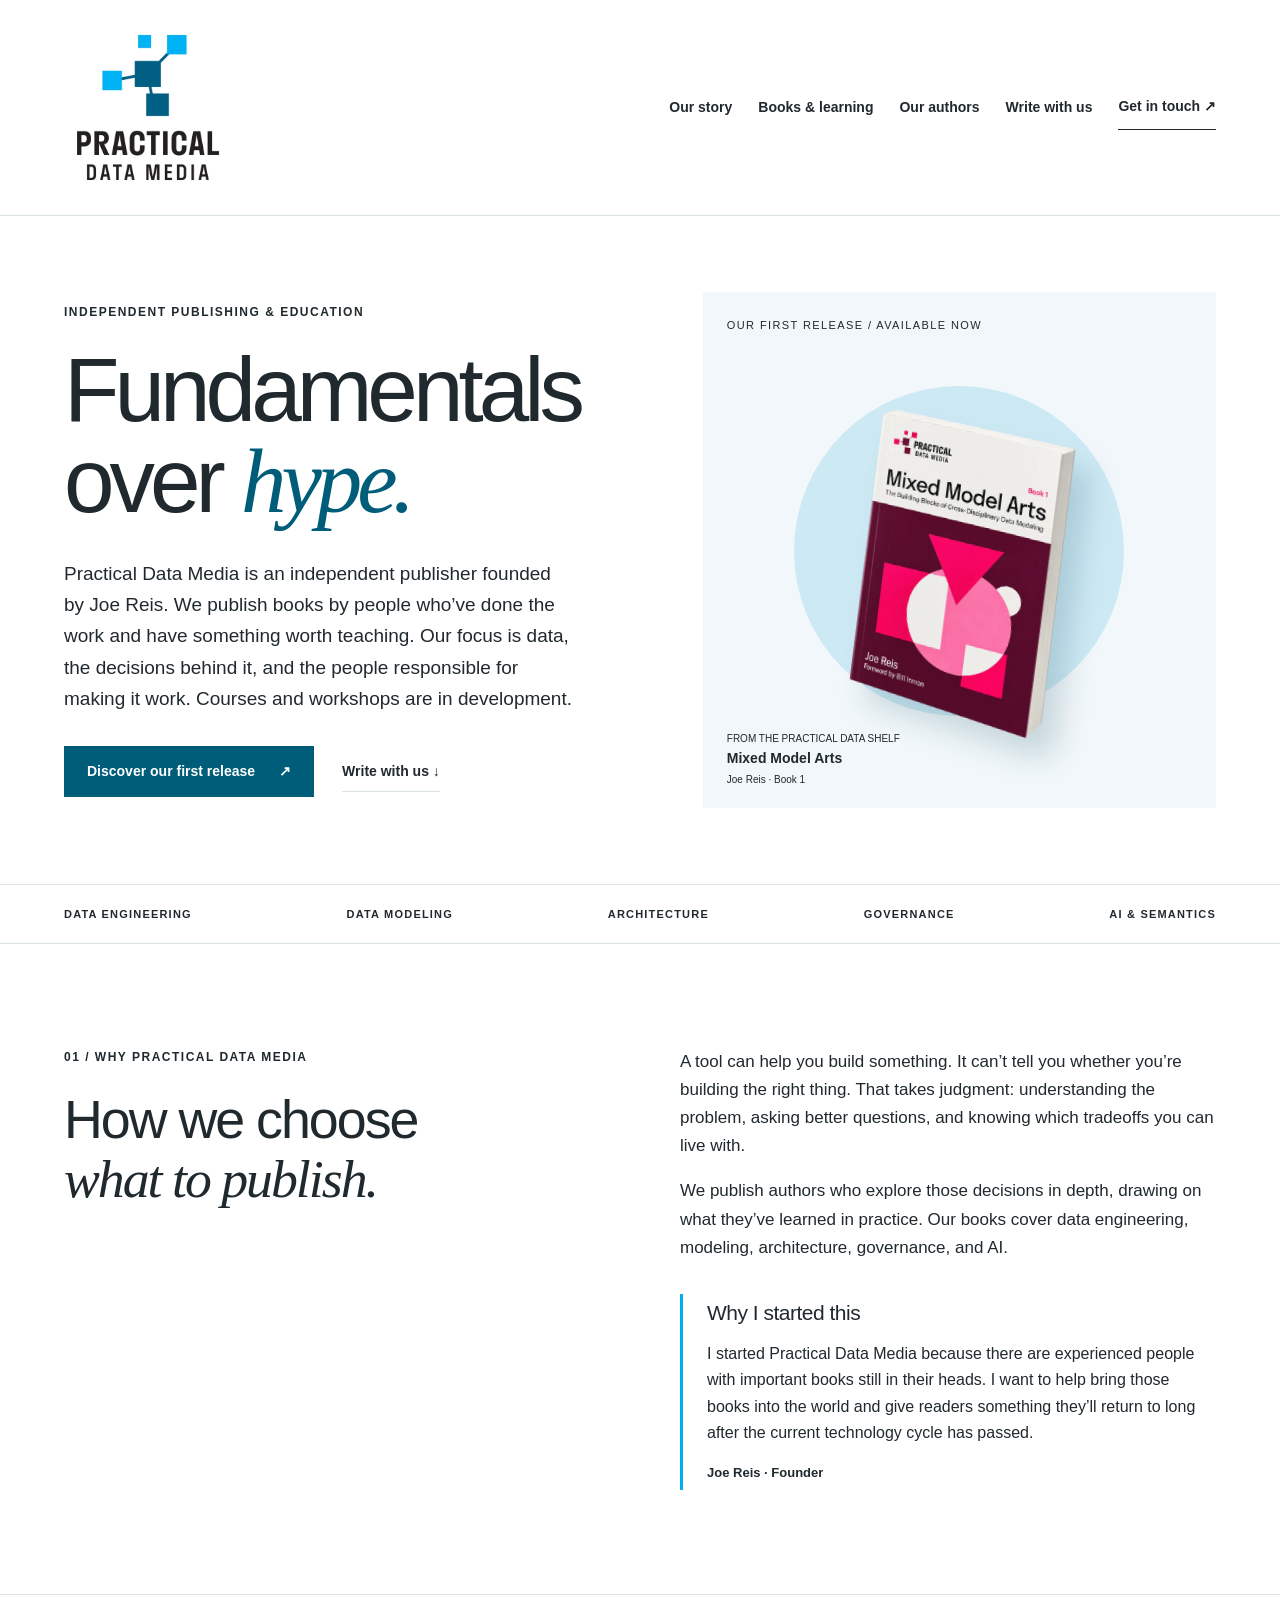
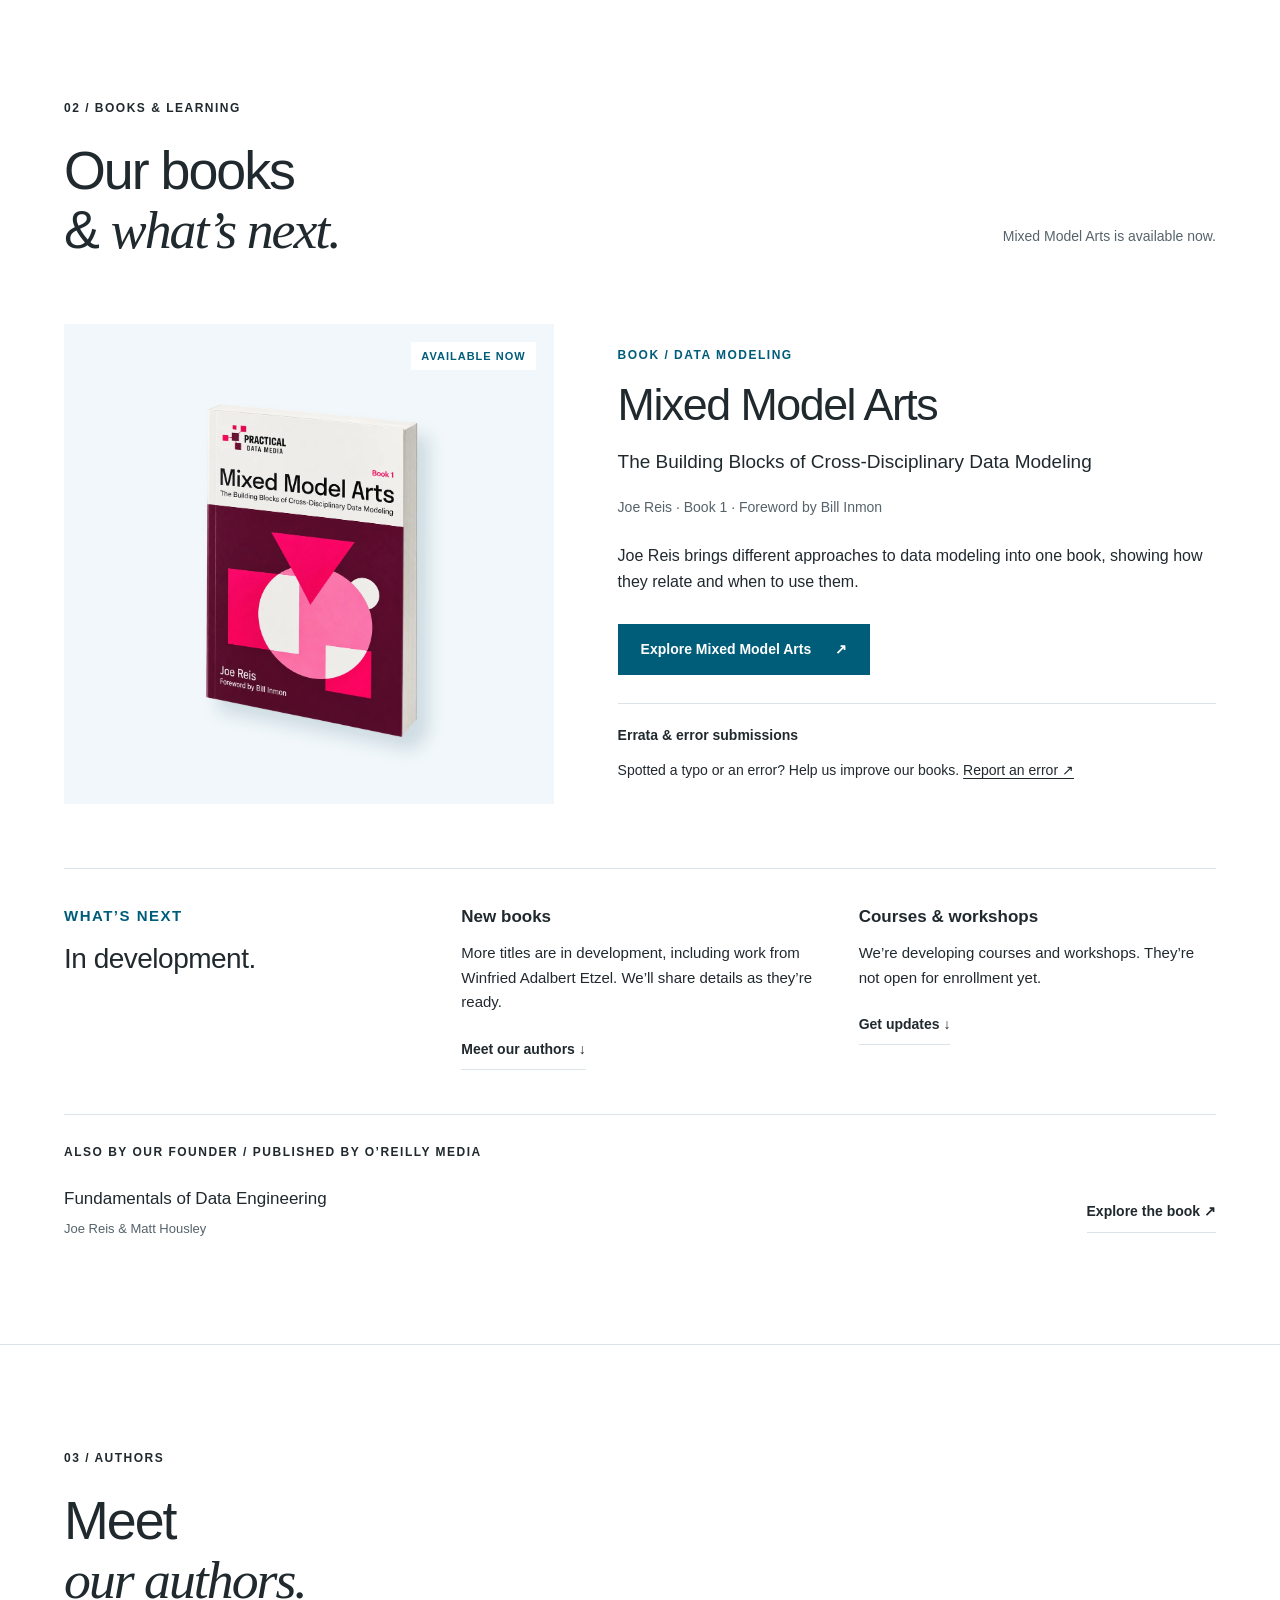
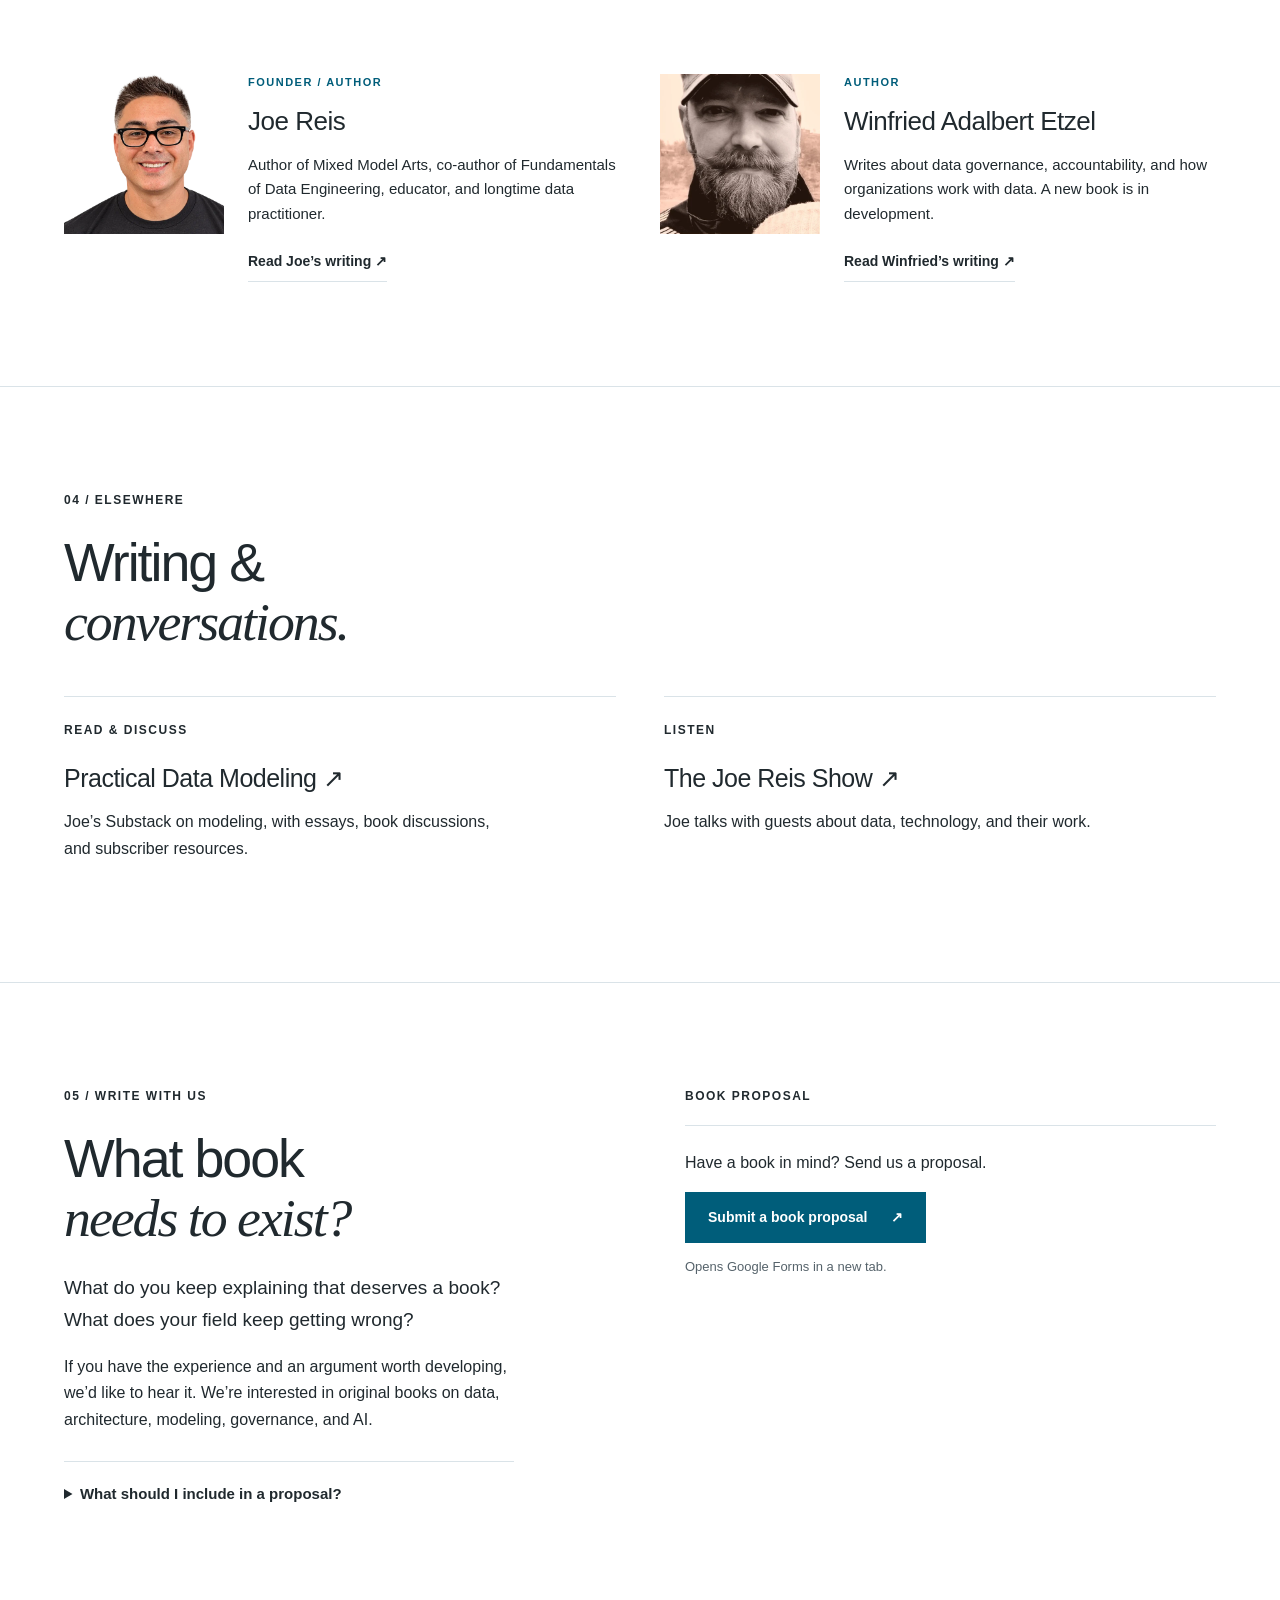
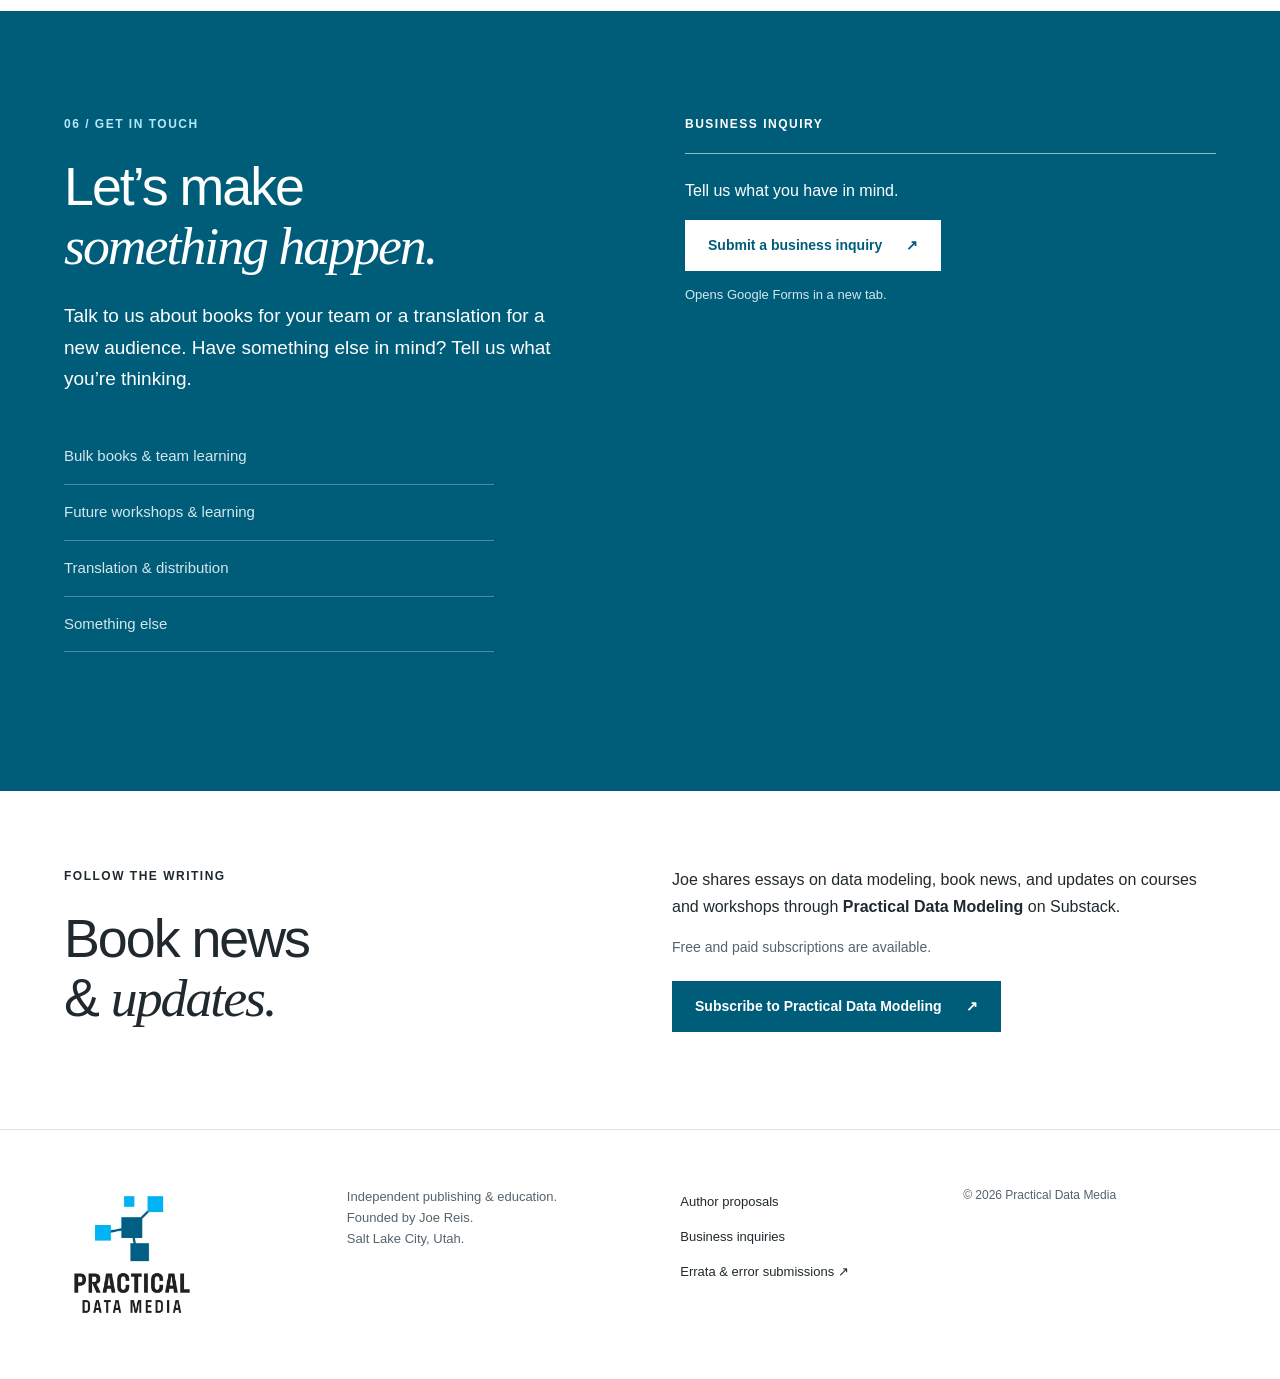
<file: index.html>
<!doctype html>
<html lang="en">
<head>
  <meta charset="utf-8">
  <meta name="viewport" content="width=device-width, initial-scale=1">
  <!-- Google tag (gtag.js) -->
  <script async src="https://www.googletagmanager.com/gtag/js?id=G-VYSFZFHSRZ"></script>
  <script>
    window.dataLayer = window.dataLayer || [];
    function gtag(){dataLayer.push(arguments);}
    gtag('js', new Date());

    gtag('config', 'G-VYSFZFHSRZ');
  </script>
  <title>Practical Data Media — Independent publishing & education</title>
  <meta name="description" content="Independent publishing and education founded by Joe Reis. Practical books on data modeling, engineering, architecture, governance, and AI. Fundamentals over hype.">
  <meta name="theme-color" content="#005d7a">
  <link rel="canonical" href="https://practicaldata.media/">
  <meta property="og:type" content="website">
  <meta property="og:site_name" content="Practical Data Media">
  <meta property="og:title" content="Practical Data Media — Independent publishing & education">
  <meta property="og:description" content="Independent publishing and education founded by Joe Reis. Practical books on data modeling, engineering, architecture, governance, and AI. Fundamentals over hype.">
  <meta property="og:locale" content="en_US">
  <meta property="og:url" content="https://practicaldata.media/">
  <meta property="og:image" content="https://practicaldata.media/assets/social-card.jpg">
  <meta property="og:image:width" content="1200">
  <meta property="og:image:height" content="630">
  <meta property="og:image:alt" content="Practical Data Media. Fundamentals over hype. Independent publishing and education, founded by Joe Reis.">
  <meta name="twitter:card" content="summary_large_image">
  <meta name="twitter:title" content="Practical Data Media — Independent publishing & education">
  <meta name="twitter:description" content="Independent publishing and education founded by Joe Reis. Practical books on data modeling, engineering, architecture, governance, and AI. Fundamentals over hype.">
  <meta name="twitter:image" content="https://practicaldata.media/assets/social-card.jpg">
  <meta name="twitter:image:alt" content="Practical Data Media. Fundamentals over hype. Independent publishing and education, founded by Joe Reis.">
  <link rel="icon" href="assets/favicon.ico" type="image/x-icon" sizes="16x16 32x32 48x48">
  <link rel="icon" href="assets/favicon.png" type="image/png" sizes="48x48">
  <link rel="apple-touch-icon" href="assets/apple-touch-icon.png" sizes="180x180">
  <link rel="stylesheet" href="styles.css">
  <script type="application/ld+json">
  {
    "@context": "https://schema.org",
    "@graph": [
      {
        "@type": "Organization",
        "@id": "https://practicaldata.media/#organization",
        "name": "Practical Data Media",
        "url": "https://practicaldata.media/",
        "description": "Independent publishing and education founded by Joe Reis. Practical books on data modeling, engineering, architecture, governance, and AI.",
        "logo": {
          "@type": "ImageObject",
          "url": "https://practicaldata.media/assets/pdm-logo.webp",
          "width": 472,
          "height": 478
        },
        "founder": {
          "@type": "Person",
          "name": "Joe Reis",
          "sameAs": "https://joereis.substack.com/"
        }
      },
      {
        "@type": "WebSite",
        "@id": "https://practicaldata.media/#website",
        "url": "https://practicaldata.media/",
        "name": "Practical Data Media",
        "inLanguage": "en-US",
        "publisher": { "@id": "https://practicaldata.media/#organization" }
      },
      {
        "@type": "WebPage",
        "@id": "https://practicaldata.media/#webpage",
        "url": "https://practicaldata.media/",
        "name": "Practical Data Media — Independent publishing & education",
        "description": "Independent publishing and education founded by Joe Reis. Practical books on data modeling, engineering, architecture, governance, and AI. Fundamentals over hype.",
        "inLanguage": "en-US",
        "isPartOf": { "@id": "https://practicaldata.media/#website" },
        "mainEntity": { "@id": "https://practicaldata.media/#organization" }
      }
    ]
  }
  </script>
  <script src="script.js" defer></script>
</head>
<body>
<a class="skip" href="#main">Skip to content</a>
<header class="wrap">
  <a class="brand" href="#main" aria-label="Practical Data Media home"><img class="brand-logo" src="assets/pdm-logo.webp" alt="Practical Data Media" width="472" height="478"></a>
  <button class="menu-toggle" aria-expanded="false" aria-controls="nav" hidden>Menu +</button>
  <nav id="nav" aria-label="Main">
    <a href="#thesis">Our story</a><a href="#catalog">Books & learning</a><a href="#authors">Our authors</a><a href="#proposals">Write with us</a><a class="nav-contact" href="#business">Get in touch ↗</a>
  </nav>
</header>
<main id="main" tabindex="-1">
  <section class="hero wrap" aria-labelledby="hero-title">
    <div class="hero-copy">
      <p class="eyebrow">INDEPENDENT PUBLISHING & EDUCATION</p>
      <h1 id="hero-title">Fundamentals<br>over <em>hype.</em></h1>
      <p class="lead">Practical Data Media is an independent publisher founded by Joe Reis. We publish books by people who’ve done the work and have something worth teaching. Our focus is data, the decisions behind it, and the people responsible for making it work. Courses and workshops are in development.</p>
      <div class="actions"><a class="button" href="https://mixedmodelarts.com/" target="_blank" rel="noopener noreferrer">Discover our first release <span aria-hidden="true">↗</span></a><a class="text-link" href="#proposals">Write with us ↓</a></div>
    </div>
    <a class="hero-art" href="https://mixedmodelarts.com/" target="_blank" rel="noopener noreferrer" aria-label="Discover Mixed Model Arts by Joe Reis (opens in a new tab)">
      <span class="art-index">OUR FIRST RELEASE / AVAILABLE NOW</span>
      <div class="book-stage"><span class="circle" aria-hidden="true"></span><img src="assets/mixed-model-arts.webp" width="814" height="1085" alt="Mixed Model Arts, Book 1, by Joe Reis. Foreword by Bill Inmon." fetchpriority="high"><span class="edition">FROM THE PRACTICAL DATA SHELF<br><b>Mixed Model Arts</b><br>Joe Reis · Book 1</span></div>
    </a>
  </section>
  <div class="ticker"><div class="wrap"><span>DATA ENGINEERING</span><span>DATA MODELING</span><span>ARCHITECTURE</span><span>GOVERNANCE</span><span>AI & SEMANTICS</span></div></div>

  <section id="thesis" class="thesis wrap section" aria-labelledby="thesis-title">
    <div><p class="eyebrow">01 / WHY PRACTICAL DATA MEDIA</p><h2 id="thesis-title">How we choose<br><em>what to publish.</em></h2></div>
    <div class="prose">
      <p>A tool can help you build something. It can’t tell you whether you’re building the right thing. That takes judgment: understanding the problem, asking better questions, and knowing which tradeoffs you can live with.</p>
      <p>We publish authors who explore those decisions in depth, drawing on what they’ve learned in practice. Our books cover data engineering, modeling, architecture, governance, and AI.</p>
      <div class="founder-note"><h3>Why I started this</h3><p>I started Practical Data Media because there are experienced people with important books still in their heads. I want to help bring those books into the world and give readers something they’ll return to long after the current technology cycle has passed.</p><p class="signature">Joe Reis · Founder</p></div>
    </div>
  </section>

  <section id="catalog" class="catalog section" aria-labelledby="catalog-title">
    <div class="wrap">
      <div class="section-head"><div><p class="eyebrow">02 / BOOKS & LEARNING</p><h2 id="catalog-title">Our books<br>&amp; <em>what’s next.</em></h2></div><p class="head-note">Mixed Model Arts is available now.</p></div>
      <article class="featured-book" aria-labelledby="book-title">
        <div class="product-image"><img src="assets/mixed-model-arts.webp" alt="Mixed Model Arts book cover" loading="lazy" width="814" height="1085"><span class="badge">AVAILABLE NOW</span></div>
        <div class="product-copy">
          <p class="eyebrow">BOOK / DATA MODELING</p><h3 id="book-title">Mixed Model Arts</h3><p class="subtitle">The Building Blocks of Cross-Disciplinary Data Modeling</p><p class="byline">Joe Reis · Book 1 · Foreword by Bill Inmon</p>
          <p>Joe Reis brings different approaches to data modeling into one book, showing how they relate and when to use them.</p>
          <div class="product-links"><a class="button" href="https://mixedmodelarts.com/" target="_blank" rel="noopener noreferrer">Explore Mixed Model Arts <span aria-hidden="true">↗</span></a></div>
          <div class="digital-note"><h4>Errata & error submissions</h4><p>Spotted a typo or an error? Help us improve our books. <a href="https://forms.gle/wvrFxJ2jiDjB44FE7" target="_blank" rel="noopener noreferrer">Report an error ↗</a></p></div>
        </div>
      </article>
      <div class="upcoming">
        <div><p class="eyebrow">WHAT’S NEXT</p><h3>In development.</h3></div>
        <div><h4>New books</h4><p>More titles are in development, including work from Winfried Adalbert Etzel. We’ll share details as they’re ready.</p><a class="text-link" href="#authors">Meet our authors ↓</a></div>
        <div><h4>Courses & workshops</h4><p>We’re developing courses and workshops. They’re not open for enrollment yet.</p><a class="text-link" href="#updates">Get updates ↓</a></div>
      </div>
      <div class="elsewhere"><p class="eyebrow">ALSO BY OUR FOUNDER / PUBLISHED BY O’REILLY MEDIA</p><div><span><b>Fundamentals of Data Engineering</b><small>Joe Reis & Matt Housley</small></span><a class="text-link" href="https://www.oreilly.com/library/view/fundamentals-of-data/9781098108298/" target="_blank" rel="noopener noreferrer">Explore the book ↗</a></div></div>
    </div>
  </section>

  <section id="authors" class="section wrap" aria-labelledby="authors-title">
    <div class="section-head"><div><p class="eyebrow">03 / AUTHORS</p><h2 id="authors-title">Meet<br><em>our authors.</em></h2></div></div>
    <div class="authors">
      <article class="author"><img src="assets/joe.webp" alt="Joe Reis" width="768" height="512" loading="lazy"><div><p class="eyebrow">FOUNDER / AUTHOR</p><h3>Joe Reis</h3><p>Author of Mixed Model Arts, co-author of Fundamentals of Data Engineering, educator, and longtime data practitioner.</p><a class="text-link" href="https://joereis.substack.com/" target="_blank" rel="noopener noreferrer">Read Joe’s writing ↗</a></div></article>
      <article class="author"><img src="assets/winfried.webp" alt="Winfried Adalbert Etzel" width="480" height="480" loading="lazy"><div><p class="eyebrow">AUTHOR</p><h3>Winfried Adalbert Etzel</h3><p>Writes about data governance, accountability, and how organizations work with data. A new book is in development.</p><a class="text-link" href="https://winfriedadalbertetzel.substack.com/" target="_blank" rel="noopener noreferrer">Read Winfried’s writing ↗</a></div></article>
    </div>
  </section>

  <section class="community" aria-labelledby="community-title"><div class="wrap section">
    <p class="eyebrow">04 / ELSEWHERE</p><h2 id="community-title">Writing &amp;<br><em>conversations.</em></h2>
    <div class="community-grid">
      <a href="https://practicaldatamodeling.substack.com/" target="_blank" rel="noopener noreferrer"><span class="eyebrow">READ & DISCUSS</span><h3>Practical Data Modeling ↗</h3><p>Joe’s Substack on modeling, with essays, book discussions, and subscriber resources.</p></a>
      <a href="https://podcasts.apple.com/us/podcast/the-joe-reis-show/id1676305617" target="_blank" rel="noopener noreferrer"><span class="eyebrow">LISTEN</span><h3>The Joe Reis Show ↗</h3><p>Joe talks with guests about data, technology, and their work.</p></a>
    </div>
  </div></section>

  <section id="proposals" class="section wrap proposal-section" aria-labelledby="proposals-title">
    <div><p class="eyebrow">05 / WRITE WITH US</p><h2 id="proposals-title">What book<br><em>needs to exist?</em></h2><p class="lead">What do you keep explaining that deserves a book? What does your field keep getting wrong?</p><p>If you have the experience and an argument worth developing, we’d like to hear it. We’re interested in original books on data, architecture, modeling, governance, and AI.</p><details><summary>What should I include in a proposal?</summary><p>Describe who the book is for, what they’ll learn, and what existing books leave unanswered. Include a chapter outline, your relevant experience, and a writing sample if you have one. Bring us your idea early: we work with authors as they develop their books and don’t accept complete or nearly finished manuscripts.</p></details></div>
    <div>
      <div class="form-heading">BOOK PROPOSAL</div>
      <p>Have a book in mind? Send us a proposal.</p>
      <a class="button" href="https://forms.gle/8eqnfxzNjoAT2Thw6" target="_blank" rel="noopener noreferrer">Submit a book proposal <span aria-hidden="true">↗</span></a>
      <p class="form-note">Opens Google Forms in a new tab.</p>
    </div>
  </section>

  <section id="business" class="business" aria-labelledby="business-title"><div class="wrap section">
    <div><p class="eyebrow">06 / GET IN TOUCH</p><h2 id="business-title">Let’s make<br><em>something happen.</em></h2><p class="lead">Talk to us about books for your team or a translation for a new audience. Have something else in mind? Tell us what you’re thinking.</p>
      <ul class="deal-types" aria-label="Inquiry topics"><li>Bulk books & team learning</li><li>Future workshops & learning</li><li>Translation & distribution</li><li>Something else</li></ul>
    </div>
    <div>
      <div class="form-heading">BUSINESS INQUIRY</div>
      <p>Tell us what you have in mind.</p>
      <a class="button light" href="https://forms.gle/FYoH5bHtyUDJnj6D7" target="_blank" rel="noopener noreferrer">Submit a business inquiry <span aria-hidden="true">↗</span></a>
      <p class="form-note">Opens Google Forms in a new tab.</p>
    </div>
  </div></section>

  <section id="updates" class="newsletter wrap" aria-labelledby="updates-title"><div><p class="eyebrow">FOLLOW THE WRITING</p><h2 id="updates-title">Book news<br>&amp; <em>updates.</em></h2></div><div><p>Joe shares essays on data modeling, book news, and updates on courses and workshops through <strong>Practical Data Modeling</strong> on Substack.</p><p class="subscription-note">Free and paid subscriptions are available.</p><a class="button" href="https://practicaldatamodeling.substack.com/subscribe" target="_blank" rel="noopener noreferrer">Subscribe to Practical Data Modeling <span aria-hidden="true">↗</span></a></div></section>
</main>
<footer class="wrap"><a class="brand" href="#main" aria-label="Practical Data Media home"><img class="brand-logo" src="assets/pdm-logo.webp" alt="Practical Data Media" width="472" height="478" loading="lazy"></a><p>Independent publishing & education.<br>Founded by Joe Reis.<br>Salt Lake City, Utah.</p><div><a href="#proposals">Author proposals</a><a href="#business">Business inquiries</a><a href="https://forms.gle/wvrFxJ2jiDjB44FE7" target="_blank" rel="noopener noreferrer">Errata & error submissions ↗</a></div><small>© 2026 Practical Data Media</small></footer>
</body>
</html>
</file>
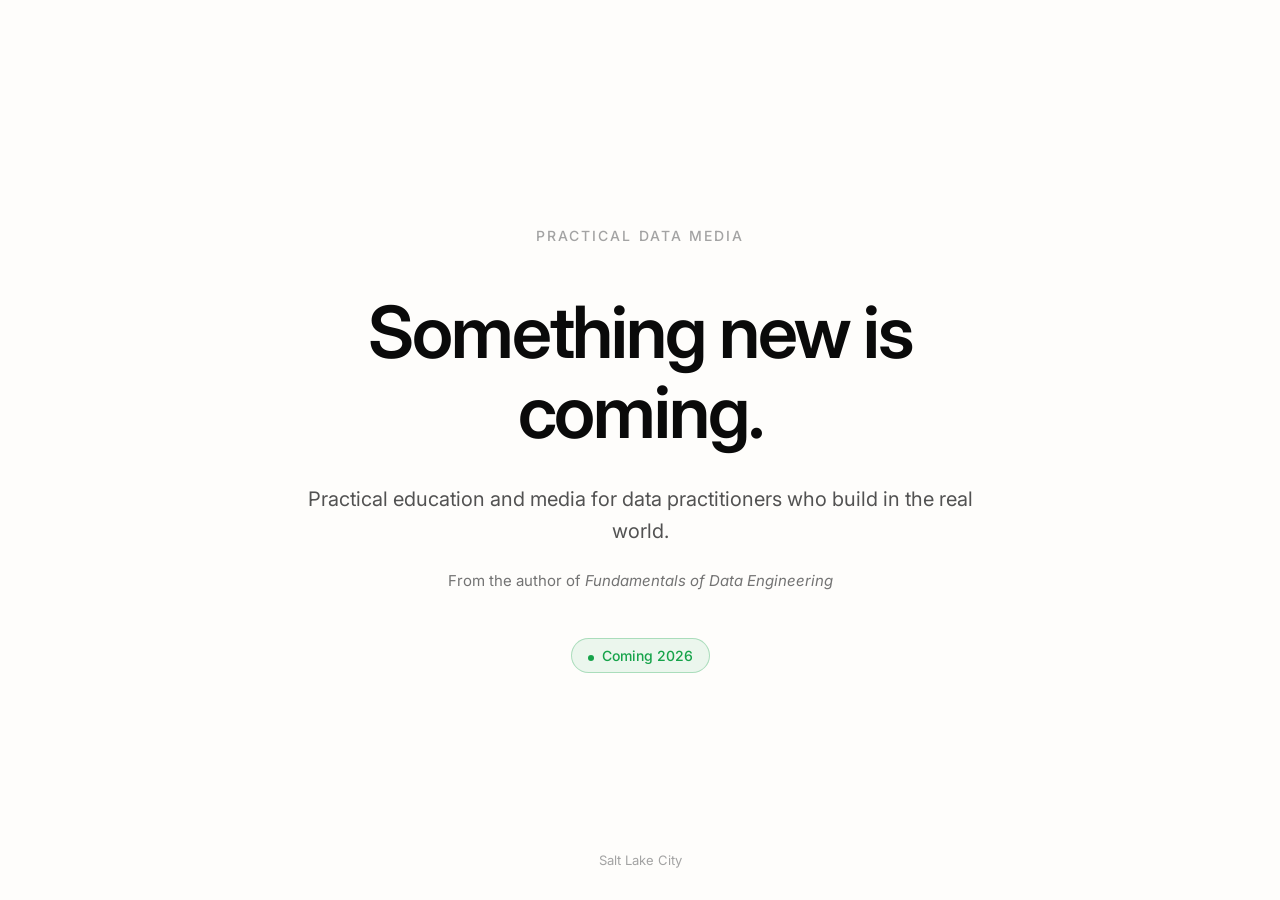
<file: practical-data-media-coming-soon_1.html>
<!DOCTYPE html>
<html lang="en">
<head>
    <meta charset="UTF-8">
    <meta name="viewport" content="width=device-width, initial-scale=1.0">
    <title>Practical Data Media</title>
    <meta name="description" content="Practical Data Media - Coming Soon">
    <link rel="preconnect" href="https://fonts.googleapis.com">
    <link rel="preconnect" href="https://fonts.gstatic.com" crossorigin>
    <link href="https://fonts.googleapis.com/css2?family=Inter:wght@400;500;600&display=swap" rel="stylesheet">
    <style>
        * {
            margin: 0;
            padding: 0;
            box-sizing: border-box;
        }

        html, body {
            height: 100%;
        }

        body {
            font-family: 'Inter', -apple-system, BlinkMacSystemFont, 'Segoe UI', sans-serif;
            background-color: #fefdfb;
            color: #171717;
            display: flex;
            flex-direction: column;
            justify-content: center;
            align-items: center;
            min-height: 100vh;
            padding: 2rem;
            text-align: center;
        }

        .container {
            max-width: 680px;
        }

        .logo {
            font-size: 0.875rem;
            font-weight: 500;
            letter-spacing: 0.15em;
            text-transform: uppercase;
            color: #a3a3a3;
            margin-bottom: 3rem;
        }

        h1 {
            font-size: clamp(2.5rem, 8vw, 4.5rem);
            font-weight: 600;
            line-height: 1.1;
            margin-bottom: 2rem;
            letter-spacing: -0.03em;
            color: #0a0a0a;
            animation: breathe 6s ease-in-out infinite;
        }

        @keyframes breathe {
            0%, 100% { 
                transform: scale(1);
                color: #0a0a0a;
            }
            50% { 
                transform: scale(1.015);
                color: #e0dfdf;
            }
        }

        .tagline {
            font-size: 1.25rem;
            color: #525252;
            line-height: 1.6;
            margin-bottom: 1.5rem;
        }

        .credit {
            font-size: 0.9375rem;
            color: #737373;
            margin-bottom: 3rem;
        }

        .credit em {
            font-style: italic;
        }

        .status {
            display: inline-block;
            font-size: 0.875rem;
            font-weight: 500;
            color: #16a34a;
            padding: 0.5rem 1rem;
            border: 1px solid rgba(22, 163, 74, 0.3);
            border-radius: 9999px;
            background: rgba(22, 163, 74, 0.08);
        }

        .status::before {
            content: '';
            display: inline-block;
            width: 6px;
            height: 6px;
            background: #16a34a;
            border-radius: 50%;
            margin-right: 0.5rem;
            animation: pulse 2s ease-in-out infinite;
        }

        @keyframes pulse {
            0%, 100% { opacity: 1; }
            50% { opacity: 0.4; }
        }

        .footer {
            position: absolute;
            bottom: 2rem;
            font-size: 0.8125rem;
            color: #a3a3a3;
        }
    </style>
</head>
<body>
    <div class="container">
        <div class="logo">Practical Data Media</div>
        <h1>Something new is coming.</h1>
        <p class="tagline">Practical education and media for data practitioners who build in the real world.</p>
        <p class="credit">From the author of <em>Fundamentals of Data Engineering</em></p>
        <span class="status">Coming 2026</span>
    </div>
    <div class="footer">Salt Lake City</div>
</body>
</html>
</file>
<file: styles.css>
:root {
  --paper: #fff;
  --ink: #20292e;
  --brand: #005d7a;
  --brand-dark: #00465c;
  --accent: #007da6;
  --cyan: #00aeef;
  --tint: #f1f7fa;
  --line: #dae3e8;
  --muted: #56636b;
}
* { box-sizing: border-box; }
html { scroll-behavior: smooth; scroll-padding-top: 30px; }
body { margin: 0; background: var(--paper); color: var(--ink); font: 16px/1.65 Arial, Helvetica, sans-serif; }
a { color: inherit; text-decoration: none; }
button, input, textarea { font: inherit; }
button, a, input, textarea, summary { -webkit-tap-highlight-color: transparent; }
button { cursor: pointer; }
a:hover { color: var(--accent); }
a:focus-visible, button:focus-visible, input:focus-visible, textarea:focus-visible, summary:focus-visible { outline: 3px solid var(--accent); outline-offset: 5px; }
[hidden] { display: none !important; }
img { display: block; max-width: 100%; }
.wrap { max-width: 1440px; margin: auto; padding-left: 64px; padding-right: 64px; }
.section { padding-top: 104px; padding-bottom: 104px; }
header { min-height: 216px; padding-top: 20px; padding-bottom: 20px; display: flex; align-items: center; justify-content: space-between; gap: 24px; border-bottom: 1px solid var(--line); }
.brand { display: flex; flex-shrink: 0; align-items: center; }
.brand-logo { width: 168px; height: auto; }
nav { display: flex; gap: 26px; align-items: center; font-size: 14px; font-weight: 600; }
nav a { padding-top: 10px; padding-bottom: 10px; }
.nav-contact { border-bottom: 1px solid var(--ink); }
.menu-toggle { display: none; }
.eyebrow { font-size: 12px; font-weight: 700; letter-spacing: 1.5px; line-height: 1.5; margin: 0 0 24px; }
.hero { display: grid; grid-template-columns: 1.12fr 1fr; align-items: center; padding-top: 76px; padding-bottom: 76px; gap: 64px; }
.hero-copy, .hero-art, .product-copy { min-width: 0; }
h1 { font-size: clamp(58px, 7.1vw, 102px); line-height: 1; letter-spacing: -5px; font-weight: 500; margin: 24px 0 30px; }
em { font-family: Georgia, 'Times New Roman', serif; font-weight: 400; }
h1 em { color: var(--brand); }
.lead { font-size: 19px; line-height: 1.65; max-width: 510px; }
.hero .lead { margin-bottom: 32px; }
.actions { display: flex; flex-wrap: wrap; align-items: center; gap: 20px 28px; }
.button { background: var(--brand); color: #fff; display: inline-flex; align-items: center; justify-content: space-between; gap: 24px; padding: 14px 22px; border: 1px solid var(--brand); font-size: 14px; line-height: 1.5; font-weight: 600; min-height: 48px; transition: background .2s; text-align: left; }
.button:hover { color: #fff; background: var(--brand-dark); }
.button span { flex-shrink: 0; }
.text-link { font-size: 14px; font-weight: 600; border-bottom: 1px solid var(--line); padding: 8px 0; display: inline-block; }
.hero-note { font-size: 13px; color: var(--muted); margin-top: 32px; max-width: 400px; }
.hero-art { background: var(--tint); position: relative; overflow: hidden; color: var(--ink); }
.hero-art:hover { color: var(--ink); }
.art-index { display: block; font-size: 11px; letter-spacing: 1.4px; padding: 24px; }
.book-stage { height: 450px; position: relative; display: flex; align-items: center; justify-content: center; padding-bottom: 30px; }
.book-stage img { width: 255px; height: auto; z-index: 1; transform: rotate(7deg); filter: drop-shadow(18px 20px 14px #003c552b); }
.circle { position: absolute; width: 330px; height: 330px; background: #cde9f4; border-radius: 50%; top: 28px; }
.edition { position: absolute; bottom: 20px; left: 24px; font-size: 10px; line-height: 1.7; z-index: 2; }
.edition b { font-size: 14px; }
.ticker { border-top: 1px solid var(--line); border-bottom: 1px solid var(--line); }
.ticker > div { display: flex; flex-wrap: wrap; justify-content: space-between; padding-top: 20px; padding-bottom: 20px; gap: 12px 24px; font-size: 11px; font-weight: 600; letter-spacing: 1.2px; }
h2 { font-size: clamp(36px, 4.2vw, 57px); line-height: 1.1; letter-spacing: -2px; font-weight: 500; margin: 0 0 24px; }
h3 { font-size: 26px; font-weight: 500; line-height: 1.2; letter-spacing: -.5px; margin: 0 0 14px; }
h4 { font-size: 17px; line-height: 1.4; margin: 0 0 12px; }
.thesis { display: grid; grid-template-columns: 1fr 1fr; gap: 80px; }
.prose { font-size: 17px; }
.prose > p:first-child { margin-top: 0; }
.founder-note { border-left: 3px solid var(--cyan); padding: 6px 0 6px 24px; margin-top: 32px; }
.founder-note h3 { font-size: 21px; }
.founder-note p { font-size: 16px; }
.founder-note .signature { font-size: 13px; font-weight: 700; margin-bottom: 0; }
.catalog, .community { background: var(--paper); border-top: 1px solid var(--line); border-bottom: 1px solid var(--line); }
.section-head { display: flex; justify-content: space-between; align-items: flex-end; gap: 30px; margin-bottom: 40px; }
.head-note { font-size: 14px; color: var(--muted); padding-bottom: 22px; }
.featured-book { display: grid; grid-template-columns: minmax(0, .9fr) minmax(0, 1.1fr); align-items: center; gap: 64px; }
.product-image { background: var(--tint); height: 480px; position: relative; display: flex; align-items: center; justify-content: center; padding: 40px; }
.product-image img { width: auto; height: 365px; object-fit: contain; filter: drop-shadow(12px 14px 8px #003c5524); }
.badge { position: absolute; right: 18px; top: 18px; background: var(--paper); color: var(--brand); padding: 5px 10px; font-size: 11px; font-weight: 700; letter-spacing: 1px; }
.product-copy .eyebrow { color: var(--brand); margin-bottom: 14px; }
.product-copy h3 { font-size: clamp(32px, 3.5vw, 47px); letter-spacing: -1.5px; }
.product-copy .subtitle { font-size: 19px; margin-top: 0; }
.product-copy .byline { font-size: 14px; color: var(--muted); margin: 0 0 24px; }
.product-links { display: flex; flex-wrap: wrap; align-items: center; gap: 18px 24px; margin-top: 28px; }
.digital-note { border-top: 1px solid var(--line); padding-top: 22px; margin-top: 28px; }
.digital-note h4 { font-size: 14px; }
.digital-note p { font-size: 14px; margin-bottom: 0; }
.digital-note a { text-decoration: underline; text-underline-offset: 3px; }
.upcoming { display: grid; grid-template-columns: 1fr 1fr 1fr; gap: 40px; border-top: 1px solid var(--line); margin-top: 64px; padding-top: 36px; }
.upcoming h3 { font-size: 28px; }
.upcoming .eyebrow { color: var(--brand); margin-bottom: 14px; }
.upcoming p { font-size: 15px; margin-top: 0; }
.elsewhere { margin-top: 44px; border-top: 1px solid var(--line); padding-top: 28px; }
.elsewhere > div { display: flex; align-items: center; justify-content: space-between; gap: 20px; }
.elsewhere small { display: block; font-size: 13px; color: var(--muted); margin-top: 5px; }
.elsewhere b { font-size: 17px; font-weight: 500; }
.authors { display: grid; grid-template-columns: 1fr 1fr; gap: 40px; }
.author { display: grid; grid-template-columns: 160px minmax(0, 1fr); gap: 24px; }
.author img { width: 160px; height: 160px; object-fit: cover; object-position: 35% center; }
.author p { font-size: 15px; }
.author .eyebrow { font-size: 11px; margin-bottom: 16px; color: var(--brand); }
.community-grid { display: grid; grid-template-columns: 1fr 1fr; gap: 48px; margin-top: 44px; }
.community-grid a { border-top: 1px solid var(--line); padding-top: 24px; }
.community-grid .eyebrow { display: block; }
.community-grid h3 { font-size: 25px; margin-top: 20px; }
.community-grid p { font-size: 16px; max-width: 440px; }
.proposal-section { display: grid; grid-template-columns: 1fr 1fr; gap: 90px; }
.proposal-section > div > p { max-width: 450px; }
details { font-size: 15px; margin-top: 28px; max-width: 450px; border-top: 1px solid var(--line); padding-top: 20px; }
summary { font-weight: 700; cursor: pointer; }
.form-heading { font-size: 12px; font-weight: 700; letter-spacing: 1.5px; padding-bottom: 18px; margin-bottom: 24px; border-bottom: 1px solid var(--line); }
.form-note { font-size: 13px; line-height: 1.65; color: var(--muted); }
.business { background: var(--brand); color: var(--paper); }
.business > .wrap { display: grid; grid-template-columns: 1fr 1fr; gap: 90px; }
.business .eyebrow { color: #b3e8fa; }
.business .form-note { color: #d3e6ed; }
.business .button.light { background: var(--paper); color: var(--brand); border-color: var(--paper); }
.business .button.light:hover { background: #e0f3fb; }
.business a:hover { color: #d3f2ff; }
.business .form-heading { border-color: #90b9c7; }
.business :focus-visible { outline-color: #8cdeff; }
.deal-types { display: grid; margin: 35px 0; padding: 0; max-width: 430px; list-style: none; }
.deal-types li { border-bottom: 1px solid #528b9f; padding: 15px 0; color: #d3e6ed; font-size: 15px; }
.newsletter { padding-top: 76px; padding-bottom: 76px; display: grid; grid-template-columns: 1fr 1fr; gap: 64px; border-bottom: 1px solid var(--line); }
.newsletter p { margin-top: 0; }
.newsletter .subscription-note { color: var(--muted); font-size: 14px; }
.newsletter .button { margin-top: 8px; }
footer { padding-top: 56px; padding-bottom: 56px; display: grid; grid-template-columns: 1fr 1.2fr 1fr 1fr; gap: 30px; align-items: start; }
footer .brand-logo { width: 136px; }
footer p { font-size: 13px; margin: 0; color: var(--muted); }
footer > div { display: grid; font-size: 13px; gap: 4px; }
footer > div a { padding: 5px 0; }
footer small { font-size: 12px; color: var(--muted); }
.skip { position: absolute; left: 10px; top: -100px; background: var(--brand); color: white; padding: 12px; z-index: 10; }
.skip:focus { top: 10px; }
@media (max-width: 1100px) {
  .wrap { padding-left: 32px; padding-right: 32px; }
  nav { gap: 16px; font-size: 13px; }
  .hero, .featured-book { gap: 36px; }
  h1 { font-size: clamp(46px, 6.8vw, 76px); letter-spacing: -3px; }
  .thesis, .proposal-section, .business > .wrap { gap: 44px; }
  .author { grid-template-columns: 120px minmax(0, 1fr); gap: 20px; }
  .author img { width: 120px; height: 120px; }
  .authors { gap: 28px; }
  .upcoming { gap: 28px; }
  .product-image { height: 440px; padding: 28px; }
  .product-image img { height: 340px; }
}
@media (max-width: 900px) {
  .js-nav .menu-toggle { display: block; }
  header { flex-wrap: wrap; gap: 16px; }
  .menu-toggle { border: 0; background: none; font-size: 15px; min-height: 48px; padding: 12px 0 12px 18px; color: var(--ink); }
  nav { flex-basis: 100%; flex-wrap: wrap; padding: 8px 0 20px; gap: 8px 24px; font-size: 15px; }
  .js-nav nav { display: none; }
  .js-nav nav.open { display: flex; }
  .authors { grid-template-columns: 1fr; gap: 40px; }
  .author { grid-template-columns: 160px minmax(0, 1fr); }
  .author img { width: 160px; height: 160px; }
  .book-stage img { width: 220px; }
  .circle { width: 260px; height: 260px; top: 60px; }
}
@media (max-width: 760px) {
  .wrap { padding-left: 22px; padding-right: 22px; }
  header { min-height: 160px; padding-top: 16px; padding-bottom: 16px; }
  .brand-logo, footer .brand-logo { width: 120px; }
  .hero { grid-template-columns: 1fr; padding-top: 40px; padding-bottom: 40px; gap: 32px; }
  h1 { font-size: clamp(44px, 12vw, 72px); letter-spacing: -3px; }
  .hero .lead { font-size: 18px; }
  .hero-note { margin-top: 26px; }
  .book-stage { height: 410px; }
  .book-stage img { width: 240px; }
  .circle { width: 290px; height: 290px; top: 24px; }
  .art-index { font-size: 10px; }
  .ticker > div { justify-content: center; font-size: 10px; }
  .section { padding-top: 64px; padding-bottom: 64px; }
  .thesis, .proposal-section, .business > .wrap, .featured-book, .newsletter { grid-template-columns: 1fr; gap: 32px; }
  h2 { font-size: clamp(34px, 8.5vw, 45px); letter-spacing: -1.5px; }
  .prose { font-size: 16px; }
  .section-head { display: block; margin-bottom: 28px; }
  .head-note { padding: 0; }
  .product-image { height: 430px; }
  .product-image img { height: 350px; }
  .upcoming { grid-template-columns: 1fr 1fr; gap: 28px; margin-top: 44px; }
  .upcoming > div:first-child { grid-column: 1 / -1; }
  .upcoming h3 br { display: none; }
  .elsewhere > div { align-items: flex-start; flex-direction: column; gap: 12px; }
  .community-grid { grid-template-columns: 1fr; gap: 28px; margin-top: 30px; }
  .newsletter { padding-top: 60px; padding-bottom: 60px; }
  .newsletter .button { max-width: 100%; }
  footer { grid-template-columns: 1fr 1fr; gap: 30px; }
}
@media (max-width: 420px) {
  .upcoming { grid-template-columns: 1fr; gap: 0; }
  .upcoming > div { margin-bottom: 24px; }
  .upcoming > div:last-child { margin-bottom: 0; }
  .author { grid-template-columns: 96px minmax(0, 1fr); gap: 18px; }
  .author img { width: 96px; height: 96px; }
  .author h3 { font-size: 23px; overflow-wrap: anywhere; }
  .author p { font-size: 14px; }
  .product-image { height: 380px; padding: 22px; }
  .product-image img { height: 310px; }
  .product-copy h3 { font-size: 34px; }
  .button { gap: 18px; padding-left: 18px; padding-right: 18px; }
  footer { grid-template-columns: 1fr; gap: 24px; }
}
@media (prefers-reduced-motion: reduce) {
  html { scroll-behavior: auto; }
  * { transition: none !important; }
}
</file>
